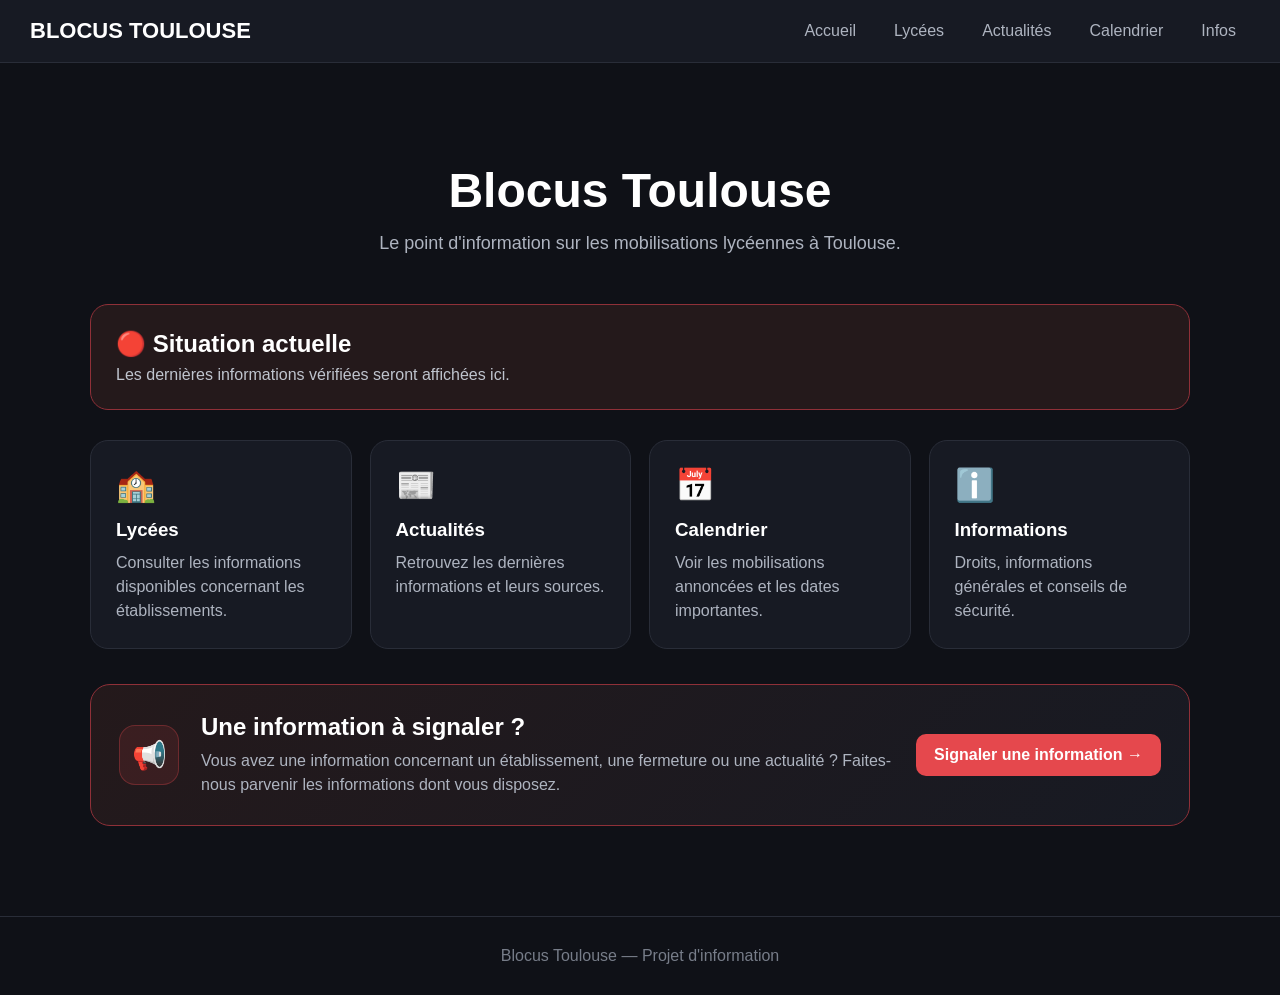
<file: Blocus-Toulouse/index.html>
<!DOCTYPE html>
<html lang="fr">

<head>
    <meta charset="UTF-8">
    <meta name="viewport" content="width=device-width, initial-scale=1.0">

    <title>Blocus Toulouse</title>

    <link rel="stylesheet" href="css/style.css">
</head>

<body>

    <nav class="navbar">

        <a href="index.html" class="logo">
            BLOCUS TOULOUSE
        </a>

        <ul class="nav-links">
            <li><a href="index.html">Accueil</a></li>
            <li><a href="lycees.html">Lycées</a></li>
            <li><a href="actualites.html">Actualités</a></li>
            <li><a href="calendrier.html">Calendrier</a></li>
            <li><a href="informations.html">Infos</a></li>
        </ul>

    </nav>


    <main class="container">

        <section class="hero">

            <h1>Blocus Toulouse</h1>

            <p>
                Le point d'information sur les mobilisations lycéennes à Toulouse.
            </p>

        </section>


        <section class="alert">

            <h2>🔴 Situation actuelle</h2>

            <p>
                Les dernières informations vérifiées seront affichées ici.
            </p>

        </section>


        <section class="cards">

            <a href="lycees.html" class="card">

                <div class="icon">🏫</div>

                <h3>Lycées</h3>

                <p>
                    Consulter les informations disponibles
                    concernant les établissements.
                </p>

            </a>


            <a href="actualites.html" class="card">

                <div class="icon">📰</div>

                <h3>Actualités</h3>

                <p>
                    Retrouvez les dernières informations
                    et leurs sources.
                </p>

            </a>


            <a href="calendrier.html" class="card">

                <div class="icon">📅</div>

                <h3>Calendrier</h3>

                <p>
                    Voir les mobilisations annoncées
                    et les dates importantes.
                </p>

            </a>


            <a href="informations.html" class="card">

                <div class="icon">ℹ️</div>

                <h3>Informations</h3>

                <p>
                    Droits, informations générales
                    et conseils de sécurité.
                </p>

            </a>

</a>
        </section>

        <section class="report-section">

    <div class="report-content">

        <div class="report-icon">
            📢
        </div>

        <div>
            <h2>Une information à signaler ?</h2>

            <p>
                Vous avez une information concernant un établissement,
                une fermeture ou une actualité ?
                Faites-nous parvenir les informations dont vous disposez.
            </p>
        </div>

        <a href="signaler.html" class="report-button">
            Signaler une information →
        </a>

    </div>

</section>
    </main>


    <footer>

        Blocus Toulouse — Projet d'information

    </footer>

</body>

</html>
</file>
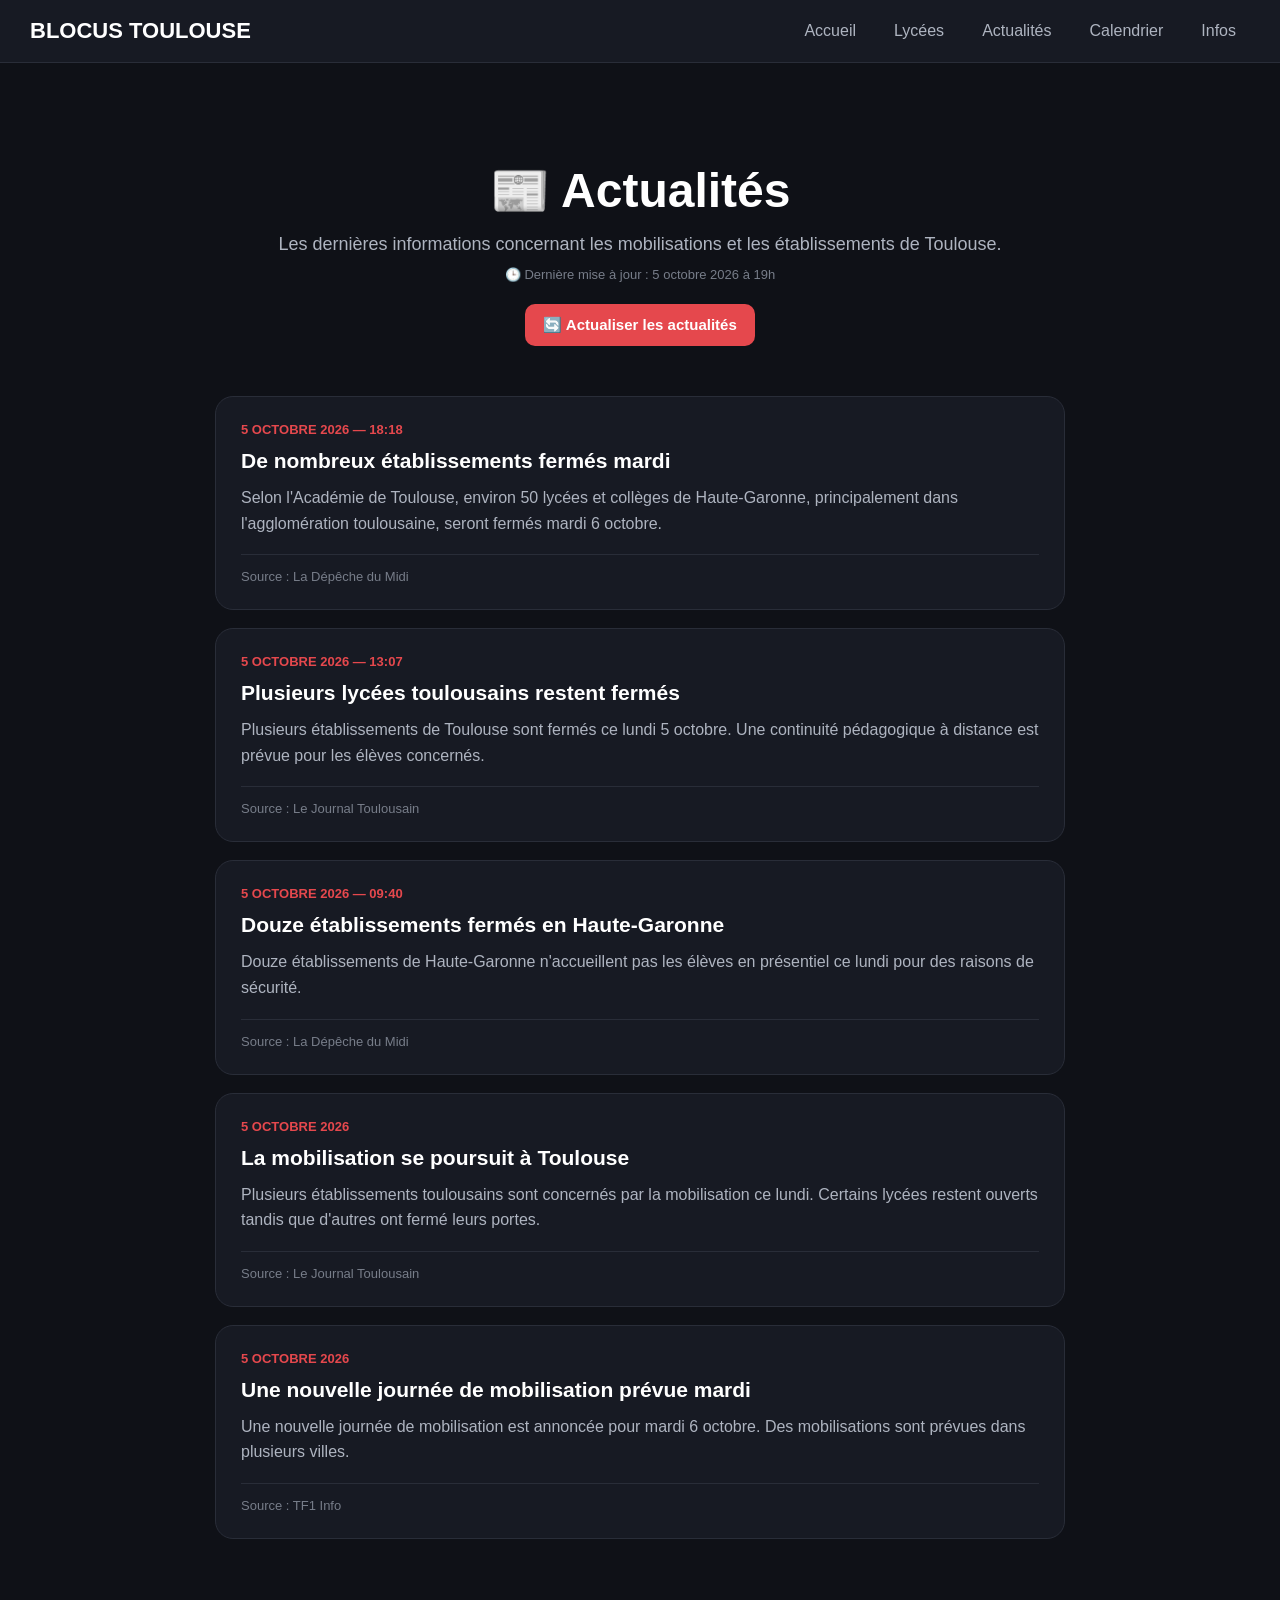
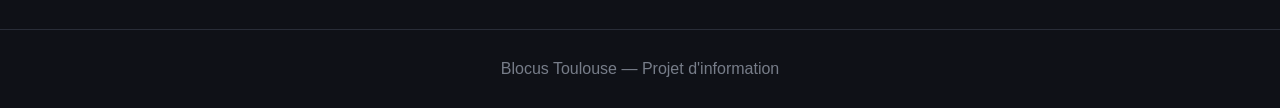
<file: Blocus-Toulouse/actualites.html>
<!DOCTYPE html>
<html lang="fr">

<head>
    <meta charset="UTF-8">
    <meta name="viewport" content="width=device-width, initial-scale=1.0">

    <title>Actualités — Blocus Toulouse</title>

    <link rel="stylesheet" href="css/style.css">
</head>

<body>

    <nav class="navbar">

        <a href="index.html" class="logo">
            BLOCUS TOULOUSE
        </a>

        <ul class="nav-links">
            <li><a href="index.html">Accueil</a></li>
            <li><a href="lycees.html">Lycées</a></li>
            <li><a href="actualites.html">Actualités</a></li>
            <li><a href="calendrier.html">Calendrier</a></li>
            <li><a href="informations.html">Infos</a></li>
        </ul>

    </nav>


    <main class="container">

        <section class="hero">

            <h1>📰 Actualités</h1>

            <p>
                Les dernières informations concernant les mobilisations
                et les établissements de Toulouse.
            </p>

            <div class="last-update">
                🕒 Dernière mise à jour : 5 octobre 2026 à 19h
            </div>

            <button class="refresh-button" onclick="location.reload()">
                🔄 Actualiser les actualités
            </button>

        </section>


        <section class="news">


            <article class="news-card">

                <div class="news-date">
                    5 OCTOBRE 2026 — 18:18
                </div>

                <h2>
                    De nombreux établissements fermés mardi
                </h2>

                <p>
                    Selon l'Académie de Toulouse, environ 50 lycées
                    et collèges de Haute-Garonne, principalement dans
                    l'agglomération toulousaine, seront fermés mardi
                    6 octobre.
                </p>

                <div class="news-source">
                    Source : La Dépêche du Midi
                </div>

            </article>


            <article class="news-card">

                <div class="news-date">
                    5 OCTOBRE 2026 — 13:07
                </div>

                <h2>
                    Plusieurs lycées toulousains restent fermés
                </h2>

                <p>
                    Plusieurs établissements de Toulouse sont fermés
                    ce lundi 5 octobre. Une continuité pédagogique
                    à distance est prévue pour les élèves concernés.
                </p>

                <div class="news-source">
                    Source : Le Journal Toulousain
                </div>

            </article>


            <article class="news-card">

                <div class="news-date">
                    5 OCTOBRE 2026 — 09:40
                </div>

                <h2>
                    Douze établissements fermés en Haute-Garonne
                </h2>

                <p>
                    Douze établissements de Haute-Garonne n'accueillent
                    pas les élèves en présentiel ce lundi pour des raisons
                    de sécurité.
                </p>

                <div class="news-source">
                    Source : La Dépêche du Midi
                </div>

            </article>


            <article class="news-card">

                <div class="news-date">
                    5 OCTOBRE 2026
                </div>

                <h2>
                    La mobilisation se poursuit à Toulouse
                </h2>

                <p>
                    Plusieurs établissements toulousains sont concernés
                    par la mobilisation ce lundi. Certains lycées restent
                    ouverts tandis que d'autres ont fermé leurs portes.
                </p>

                <div class="news-source">
                    Source : Le Journal Toulousain
                </div>

            </article>


            <article class="news-card">

                <div class="news-date">
                    5 OCTOBRE 2026
                </div>

                <h2>
                    Une nouvelle journée de mobilisation prévue mardi
                </h2>

                <p>
                    Une nouvelle journée de mobilisation est annoncée
                    pour mardi 6 octobre. Des mobilisations sont prévues
                    dans plusieurs villes.
                </p>

                <div class="news-source">
                    Source : TF1 Info
                </div>

            </article>


        </section>

    </main>


    <footer>

        Blocus Toulouse — Projet d'information

    </footer>


</body>

</html>
</file>
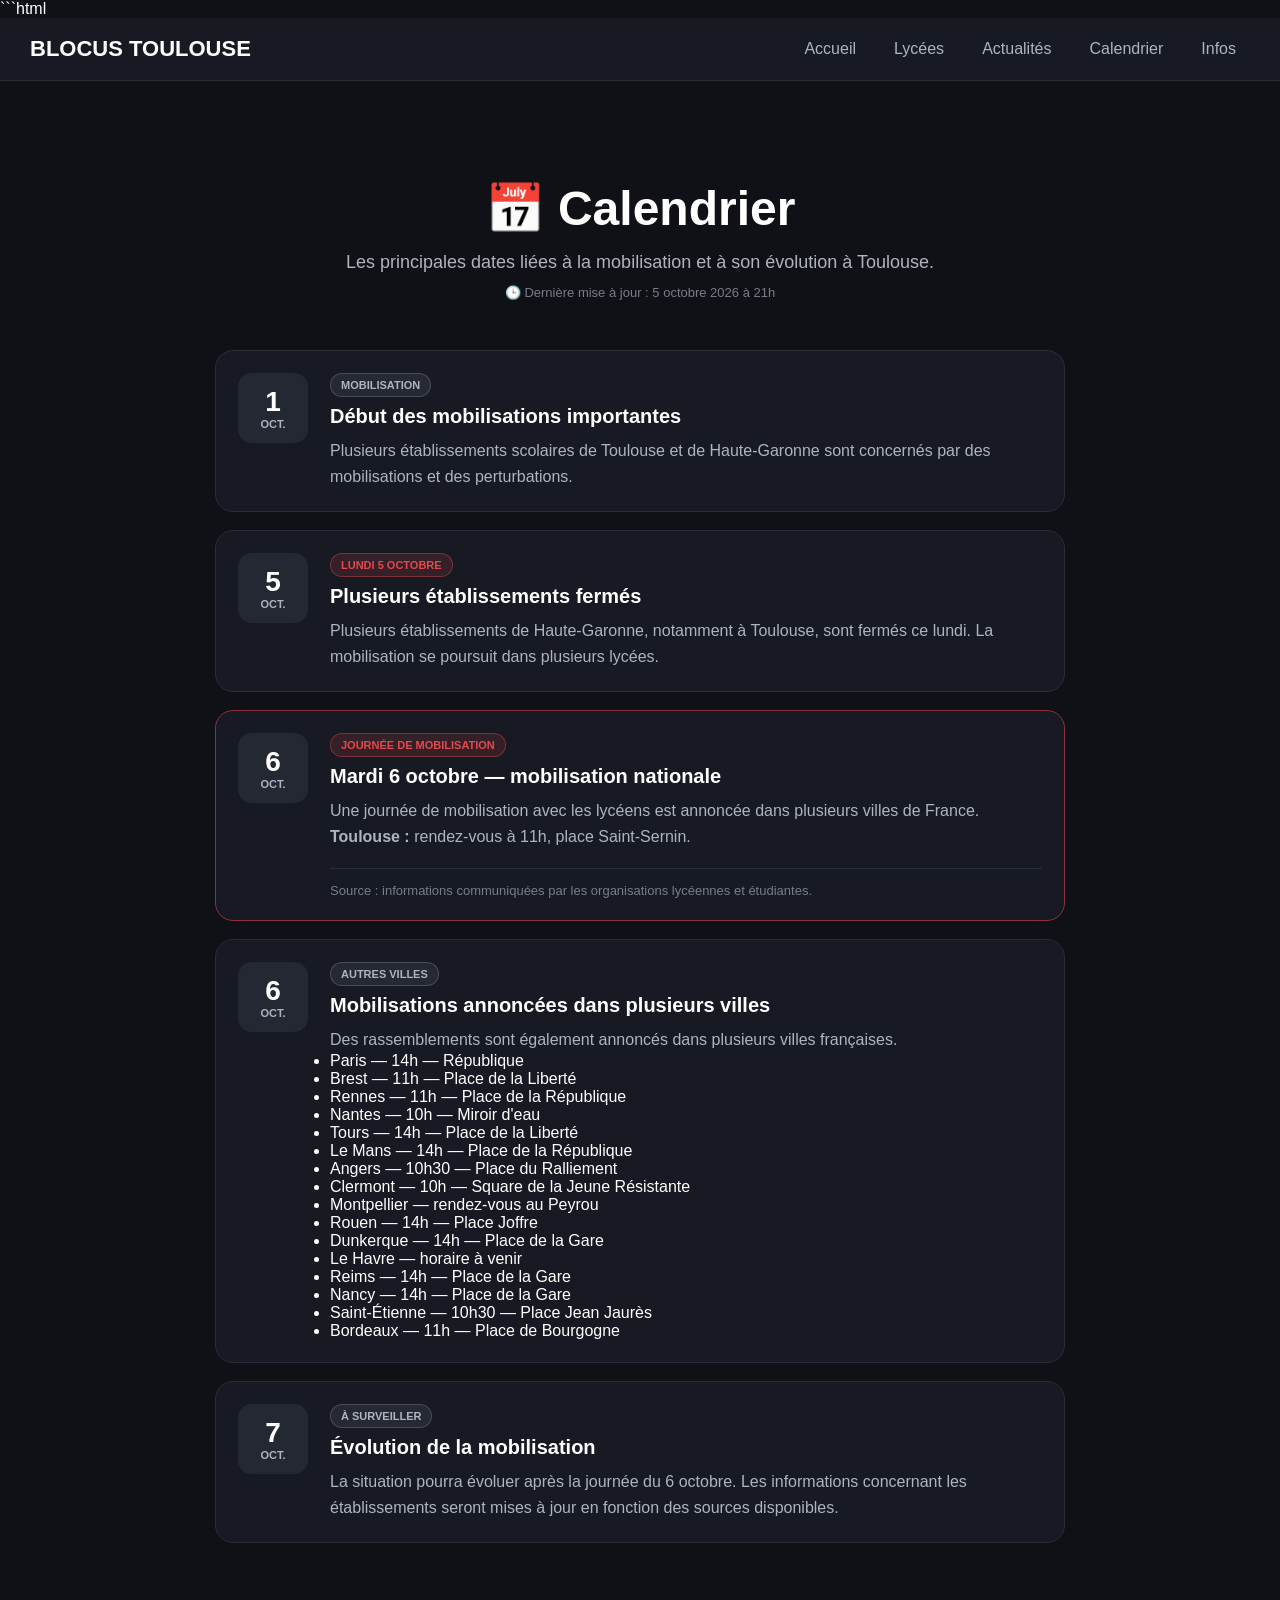
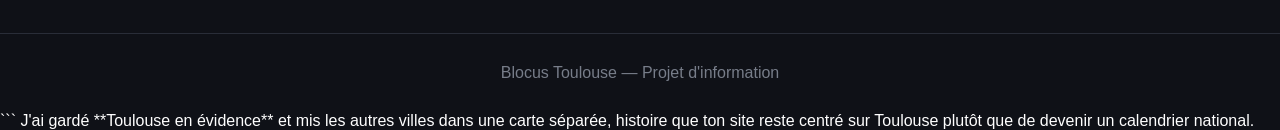
<file: Blocus-Toulouse/calendrier.html>
```html
<!DOCTYPE html>
<html lang="fr">

<head>
    <meta charset="UTF-8">
    <meta name="viewport" content="width=device-width, initial-scale=1.0">

    <title>Calendrier — Blocus Toulouse</title>

    <link rel="stylesheet" href="css/style.css">
</head>

<body>

    <nav class="navbar">

        <a href="index.html" class="logo">
            BLOCUS TOULOUSE
        </a>

        <ul class="nav-links">
            <li><a href="index.html">Accueil</a></li>
            <li><a href="lycees.html">Lycées</a></li>
            <li><a href="actualites.html">Actualités</a></li>
            <li><a href="calendrier.html">Calendrier</a></li>
            <li><a href="informations.html">Infos</a></li>
        </ul>

    </nav>


    <main class="container">

        <section class="hero">

            <h1>📅 Calendrier</h1>

            <p>
                Les principales dates liées à la mobilisation
                et à son évolution à Toulouse.
            </p>

            <div class="last-update">
                🕒 Dernière mise à jour : 5 octobre 2026 à 21h
            </div>

        </section>


        <section class="calendar">


            <!-- 1er OCTOBRE -->

            <article class="calendar-card">

                <div class="calendar-date">
                    <span class="day">1</span>
                    <span class="month">OCT.</span>
                </div>

                <div class="calendar-content">

                    <span class="calendar-tag info">
                        MOBILISATION
                    </span>

                    <h2>
                        Début des mobilisations importantes
                    </h2>

                    <p>
                        Plusieurs établissements scolaires de Toulouse
                        et de Haute-Garonne sont concernés par des
                        mobilisations et des perturbations.
                    </p>

                </div>

            </article>


            <!-- 5 OCTOBRE -->

            <article class="calendar-card">

                <div class="calendar-date">
                    <span class="day">5</span>
                    <span class="month">OCT.</span>
                </div>

                <div class="calendar-content">

                    <span class="calendar-tag alert-tag">
                        LUNDI 5 OCTOBRE
                    </span>

                    <h2>
                        Plusieurs établissements fermés
                    </h2>

                    <p>
                        Plusieurs établissements de Haute-Garonne,
                        notamment à Toulouse, sont fermés ce lundi.
                        La mobilisation se poursuit dans plusieurs
                        lycées.
                    </p>

                </div>

            </article>


            <!-- 6 OCTOBRE -->

            <article class="calendar-card important">

                <div class="calendar-date">
                    <span class="day">6</span>
                    <span class="month">OCT.</span>
                </div>

                <div class="calendar-content">

                    <span class="calendar-tag important-tag">
                        JOURNÉE DE MOBILISATION
                    </span>

                    <h2>
                        Mardi 6 octobre — mobilisation nationale
                    </h2>

                    <p>
                        Une journée de mobilisation avec les lycéens
                        est annoncée dans plusieurs villes de France.
                    </p>

                    <p>
                        <strong>Toulouse :</strong>
                        rendez-vous à 11h,
                        place Saint-Sernin.
                    </p>

                    <div class="news-source">
                        Source : informations communiquées par les
                        organisations lycéennes et étudiantes.
                    </div>

                </div>

            </article>


            <!-- VILLES DU 6 OCTOBRE -->

            <article class="calendar-card">

                <div class="calendar-date">
                    <span class="day">6</span>
                    <span class="month">OCT.</span>
                </div>

                <div class="calendar-content">

                    <span class="calendar-tag info">
                        AUTRES VILLES
                    </span>

                    <h2>
                        Mobilisations annoncées dans plusieurs villes
                    </h2>

                    <p>
                        Des rassemblements sont également annoncés
                        dans plusieurs villes françaises.
                    </p>

                    <ul>
                        <li>Paris — 14h — République</li>
                        <li>Brest — 11h — Place de la Liberté</li>
                        <li>Rennes — 11h — Place de la République</li>
                        <li>Nantes — 10h — Miroir d'eau</li>
                        <li>Tours — 14h — Place de la Liberté</li>
                        <li>Le Mans — 14h — Place de la République</li>
                        <li>Angers — 10h30 — Place du Ralliement</li>
                        <li>Clermont — 10h — Square de la Jeune Résistante</li>
                        <li>Montpellier — rendez-vous au Peyrou</li>
                        <li>Rouen — 14h — Place Joffre</li>
                        <li>Dunkerque — 14h — Place de la Gare</li>
                        <li>Le Havre — horaire à venir</li>
                        <li>Reims — 14h — Place de la Gare</li>
                        <li>Nancy — 14h — Place de la Gare</li>
                        <li>Saint-Étienne — 10h30 — Place Jean Jaurès</li>
                        <li>Bordeaux — 11h — Place de Bourgogne</li>
                    </ul>

                </div>

            </article>


            <!-- SUIVI -->

            <article class="calendar-card">

                <div class="calendar-date">
                    <span class="day">7</span>
                    <span class="month">OCT.</span>
                </div>

                <div class="calendar-content">

                    <span class="calendar-tag info">
                        À SURVEILLER
                    </span>

                    <h2>
                        Évolution de la mobilisation
                    </h2>

                    <p>
                        La situation pourra évoluer après la journée
                        du 6 octobre. Les informations concernant les
                        établissements seront mises à jour en fonction
                        des sources disponibles.
                    </p>

                </div>

            </article>


        </section>

    </main>


    <footer>

        Blocus Toulouse — Projet d'information

    </footer>


</body>

</html>
```

J'ai gardé **Toulouse en évidence** et mis les autres villes dans une carte séparée, histoire que ton site reste centré sur Toulouse plutôt que de devenir un calendrier national.
</file>
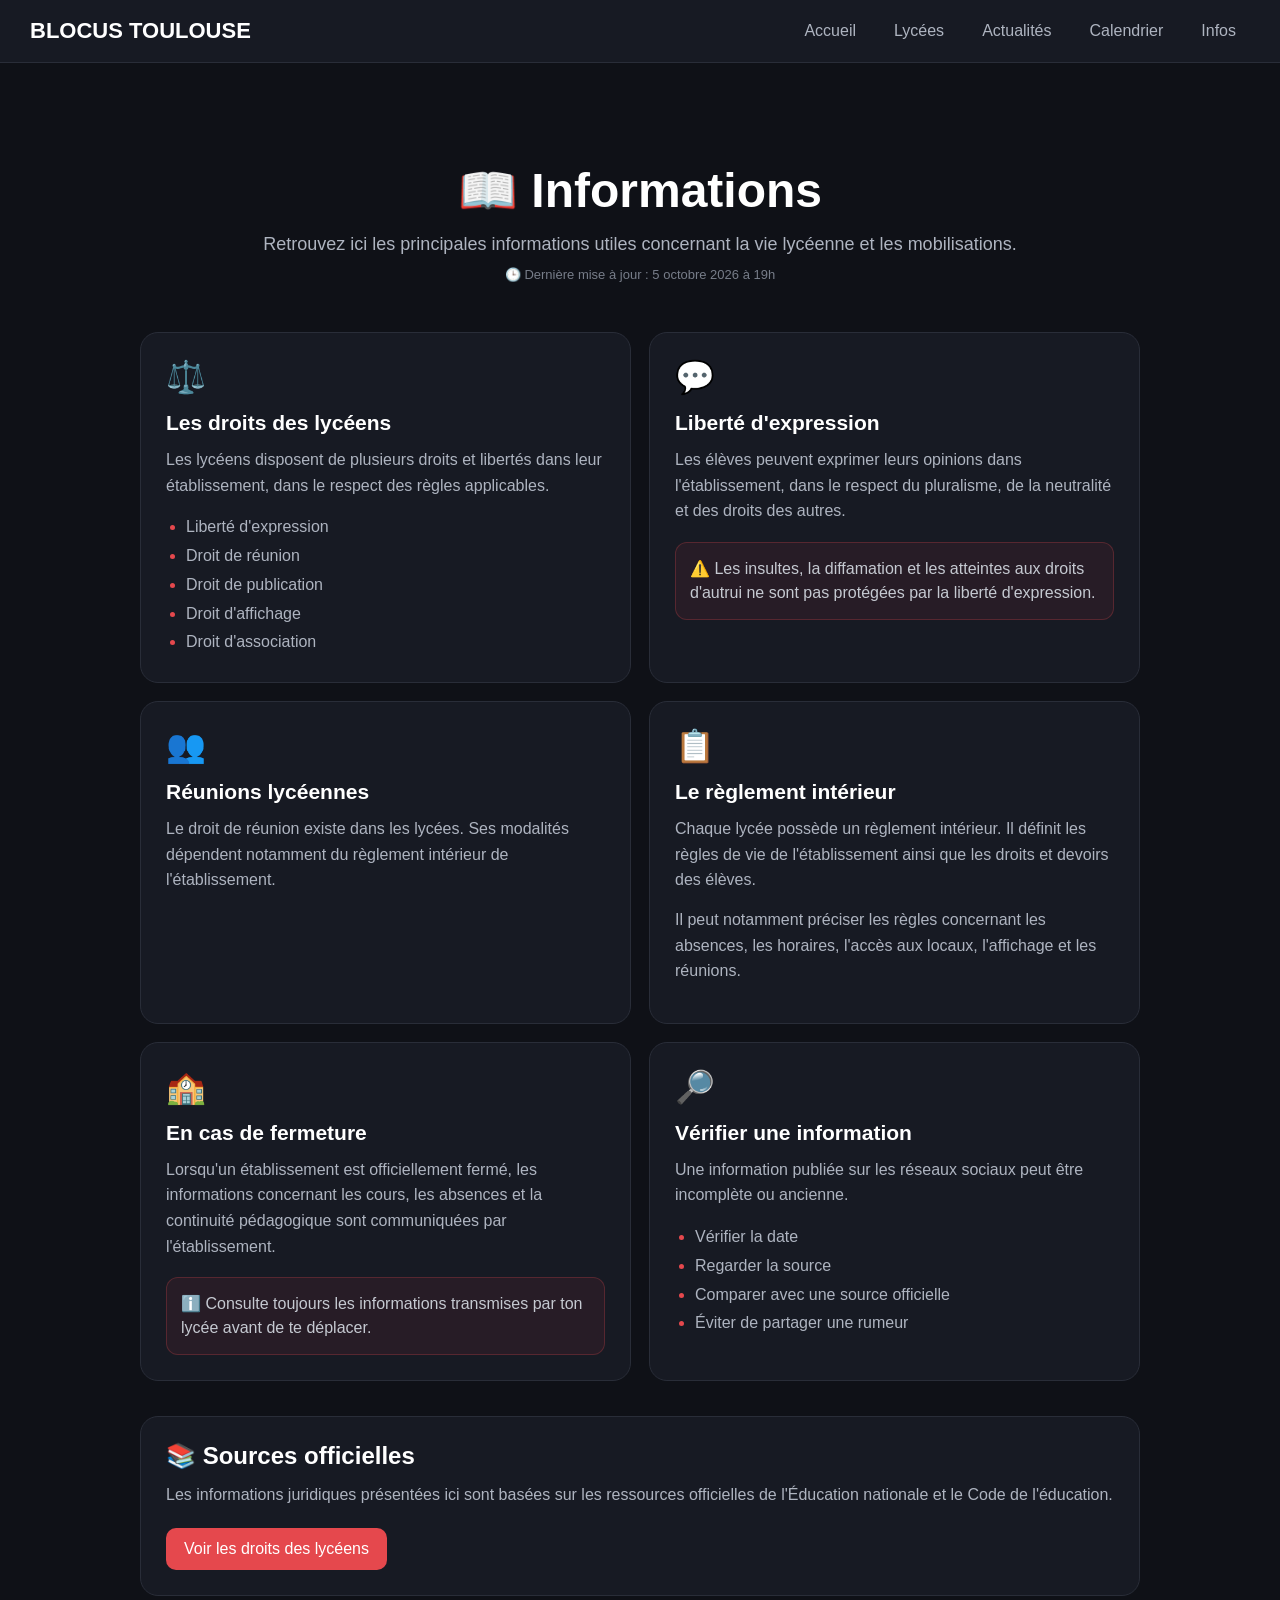
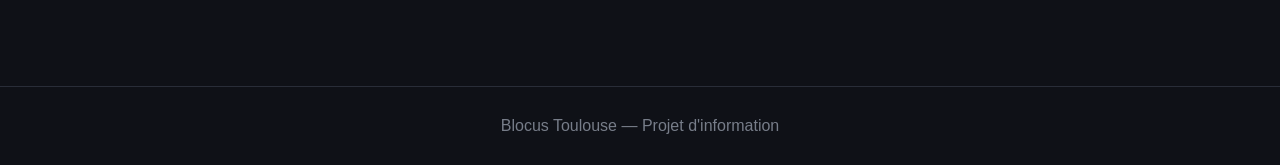
<file: Blocus-Toulouse/informations.html>
<!DOCTYPE html>
<html lang="fr">

<head>
    <meta charset="UTF-8">
    <meta name="viewport" content="width=device-width, initial-scale=1.0">

    <title>Infos — Blocus Toulouse</title>

    <link rel="stylesheet" href="css/style.css">
</head>

<body>

    <!-- NAVIGATION -->

    <nav class="navbar">

        <a href="index.html" class="logo">
            BLOCUS TOULOUSE
        </a>

        <ul class="nav-links">
            <li><a href="index.html">Accueil</a></li>
            <li><a href="lycees.html">Lycées</a></li>
            <li><a href="actualites.html">Actualités</a></li>
            <li><a href="calendrier.html">Calendrier</a></li>
            <li><a href="informations.html">Infos</a></li>
        </ul>

    </nav>


    <!-- CONTENU -->

    <main class="container">

        <section class="hero">

            <h1>📖 Informations</h1>

            <p>
                Retrouvez ici les principales informations utiles
                concernant la vie lycéenne et les mobilisations.
            </p>

            <div class="last-update">
                🕒 Dernière mise à jour : 5 octobre 2026 à 19h
            </div>

        </section>


        <section class="info-grid">


            <!-- DROITS -->

            <article class="info-card">

                <div class="info-icon">
                    ⚖️
                </div>

                <h2>
                    Les droits des lycéens
                </h2>

                <p>
                    Les lycéens disposent de plusieurs droits et libertés
                    dans leur établissement, dans le respect des règles
                    applicables.
                </p>

                <ul>
                    <li>Liberté d'expression</li>
                    <li>Droit de réunion</li>
                    <li>Droit de publication</li>
                    <li>Droit d'affichage</li>
                    <li>Droit d'association</li>
                </ul>

            </article>


            <!-- EXPRESSION -->

            <article class="info-card">

                <div class="info-icon">
                    💬
                </div>

                <h2>
                    Liberté d'expression
                </h2>

                <p>
                    Les élèves peuvent exprimer leurs opinions dans
                    l'établissement, dans le respect du pluralisme,
                    de la neutralité et des droits des autres.
                </p>

                <div class="info-warning">
                    ⚠️ Les insultes, la diffamation et les atteintes
                    aux droits d'autrui ne sont pas protégées par
                    la liberté d'expression.
                </div>

            </article>


            <!-- RÉUNIONS -->

            <article class="info-card">

                <div class="info-icon">
                    👥
                </div>

                <h2>
                    Réunions lycéennes
                </h2>

                <p>
                    Le droit de réunion existe dans les lycées.
                    Ses modalités dépendent notamment du règlement
                    intérieur de l'établissement.
                </p>



            </article>


            <!-- RÈGLEMENT -->

            <article class="info-card">

                <div class="info-icon">
                    📋
                </div>

                <h2>
                    Le règlement intérieur
                </h2>

                <p>
                    Chaque lycée possède un règlement intérieur.
                    Il définit les règles de vie de l'établissement
                    ainsi que les droits et devoirs des élèves.
                </p>

                <p>
                    Il peut notamment préciser les règles concernant
                    les absences, les horaires, l'accès aux locaux,
                    l'affichage et les réunions.
                </p>

            </article>


            <!-- ABSENCES -->

            <article class="info-card">

                <div class="info-icon">
                    🏫
                </div>

                <h2>
                    En cas de fermeture
                </h2>

                <p>
                    Lorsqu'un établissement est officiellement fermé,
                    les informations concernant les cours, les absences
                    et la continuité pédagogique sont communiquées
                    par l'établissement.
                </p>

                <div class="info-warning">
                    ℹ️ Consulte toujours les informations transmises
                    par ton lycée avant de te déplacer.
                </div>

            </article>


            <!-- VÉRIFIER -->

            <article class="info-card">

                <div class="info-icon">
                    🔎
                </div>

                <h2>
                    Vérifier une information
                </h2>

                <p>
                    Une information publiée sur les réseaux sociaux
                    peut être incomplète ou ancienne.
                </p>

                <ul>
                    <li>Vérifier la date</li>
                    <li>Regarder la source</li>
                    <li>Comparer avec une source officielle</li>
                    <li>Éviter de partager une rumeur</li>
                </ul>

            </article>


        </section>


        <!-- SOURCES -->

        <section class="official-info">

            <h2>
                📚 Sources officielles
            </h2>

            <p>
                Les informations juridiques présentées ici sont basées
                sur les ressources officielles de l'Éducation nationale
                et le Code de l'éducation.
            </p>

            <a
                href="https://www.education.gouv.fr/les-droits-et-les-devoirs-des-lyceens-7994"
                target="_blank"
                class="button"
            >
                Voir les droits des lycéens
            </a>

        </section>

    </main>


    <!-- FOOTER -->

    <footer>

        Blocus Toulouse — Projet d'information

    </footer>


</body>

</html>
</file>
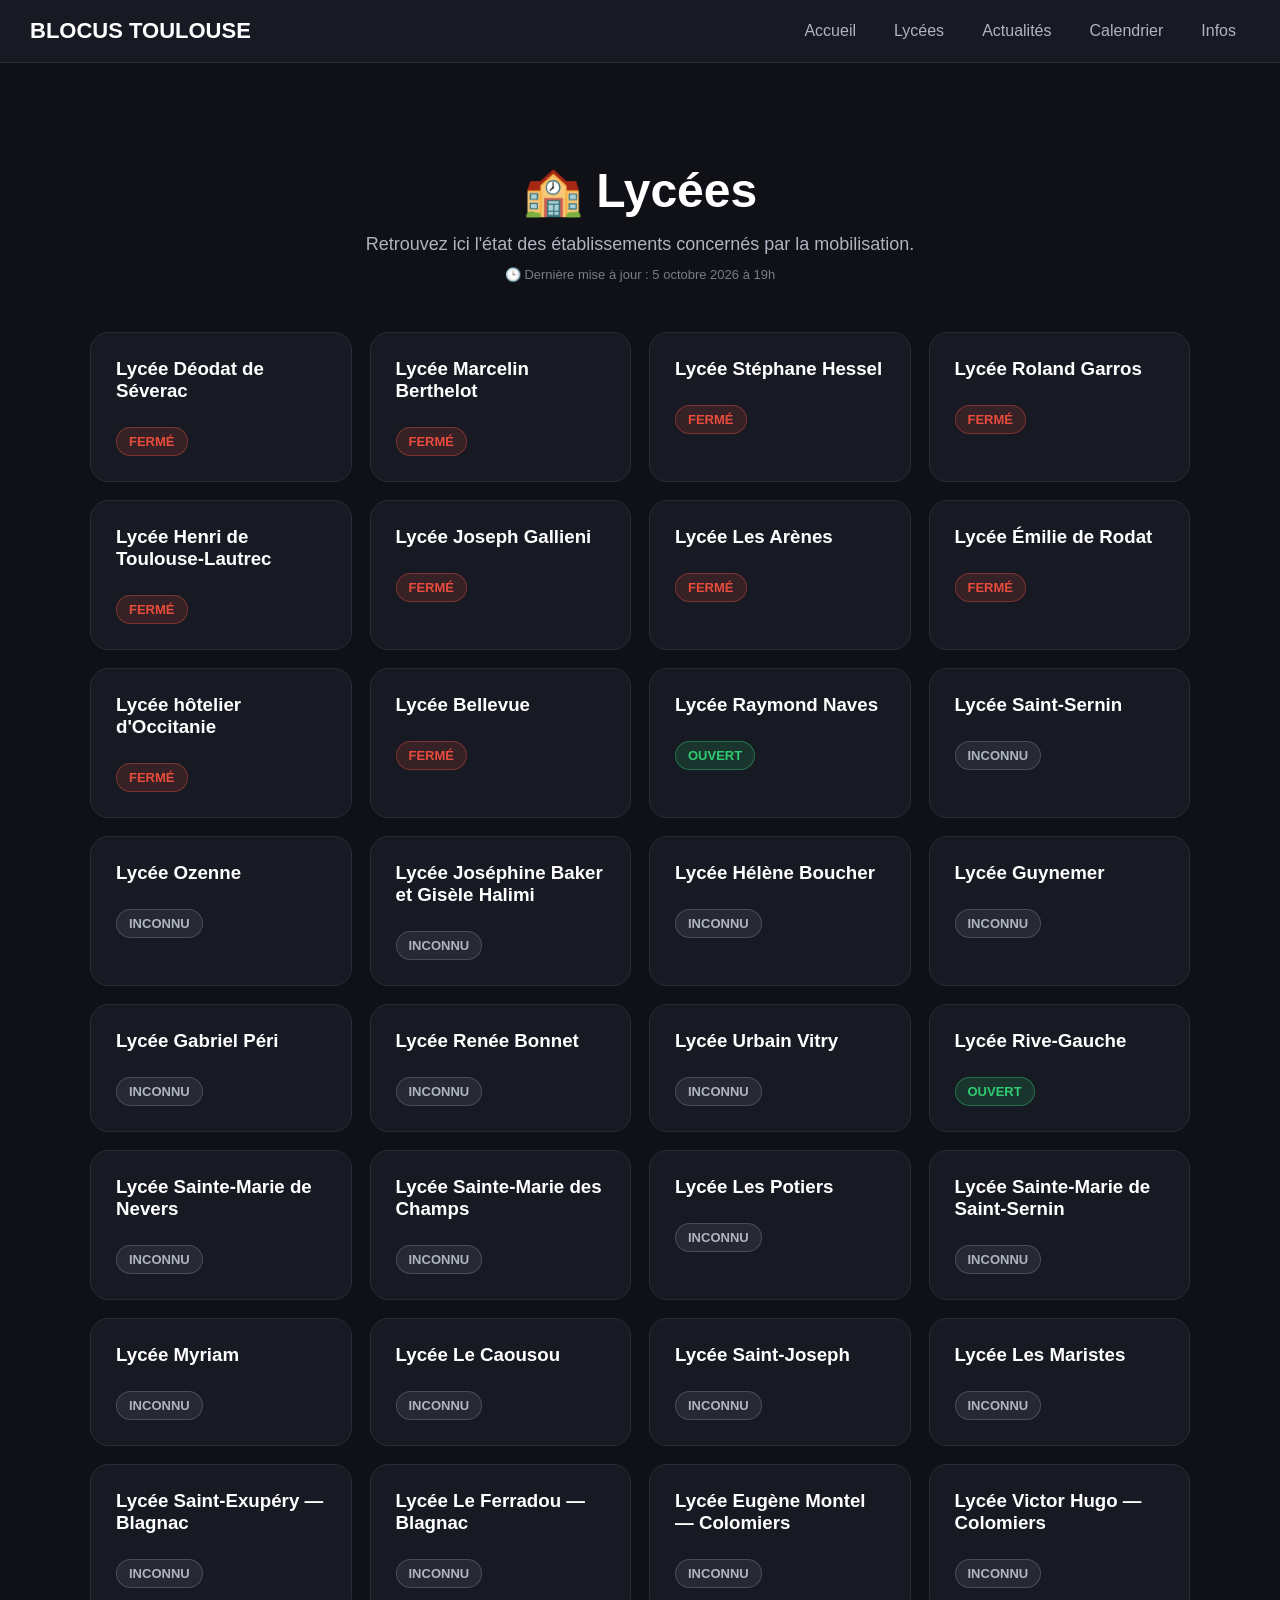
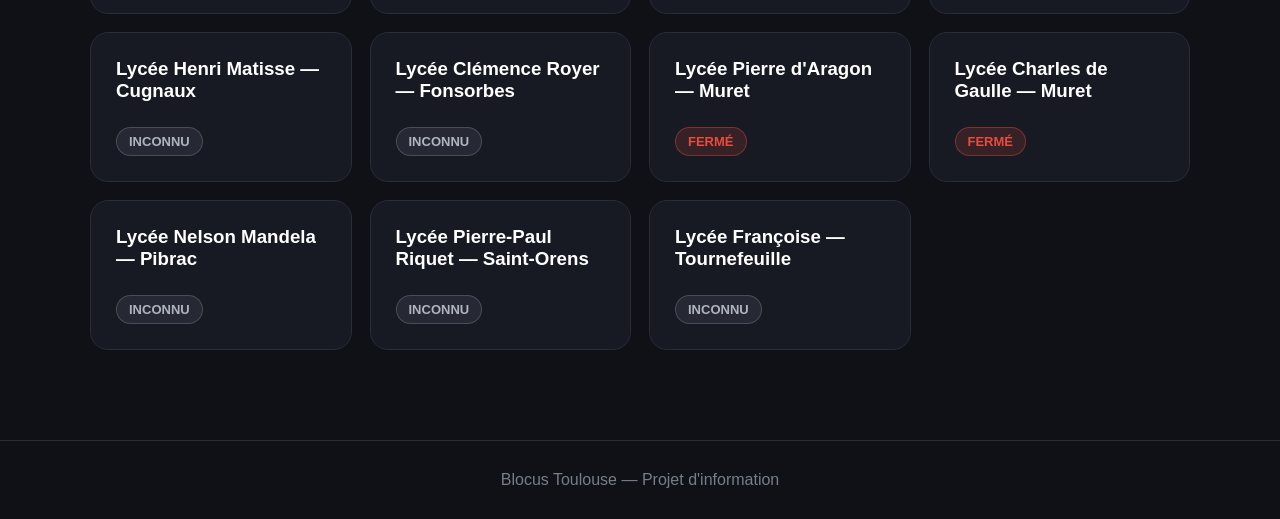
<file: Blocus-Toulouse/lycees.html>
<!DOCTYPE html>
<html lang="fr">

<head>
    <meta charset="UTF-8">
    <meta name="viewport" content="width=device-width, initial-scale=1.0">

    <title>Lycées — Blocus Toulouse</title>

    <link rel="stylesheet" href="css/style.css">
</head>

<body>

    <!-- NAVIGATION -->

    <nav class="navbar">

        <a href="index.html" class="logo">
            BLOCUS TOULOUSE
        </a>

        <ul class="nav-links">
            <li><a href="index.html">Accueil</a></li>
            <li><a href="lycees.html">Lycées</a></li>
            <li><a href="actualites.html">Actualités</a></li>
            <li><a href="calendrier.html">Calendrier</a></li>
            <li><a href="informations.html">Infos</a></li>
        </ul>

    </nav>


    <!-- CONTENU -->

    <main class="container">

        <section class="hero">

            <h1>🏫 Lycées</h1>

            <p>
                Retrouvez ici l'état des établissements concernés
                par la mobilisation.
            </p>

            <div class="last-update">
                🕒 Dernière mise à jour : 5 octobre 2026 à 19h
            </div>

        </section>


        <!-- LYCÉES -->

        <section class="cards">


            <!-- TOULOUSE -->

            <div class="card">
                <h3>Lycée Déodat de Séverac</h3>
                <span class="status closed">FERMÉ</span>
            </div>

            <div class="card">
                <h3>Lycée Marcelin Berthelot</h3>
                <span class="status closed">FERMÉ</span>
            </div>

            <div class="card">
                <h3>Lycée Stéphane Hessel</h3>
                <span class="status closed">FERMÉ</span>
            </div>

            <div class="card">
                <h3>Lycée Roland Garros</h3>
                <span class="status closed">FERMÉ</span>
            </div>

            <div class="card">
                <h3>Lycée Henri de Toulouse-Lautrec</h3>
                <span class="status closed">FERMÉ</span>
            </div>

            <div class="card">
                <h3>Lycée Joseph Gallieni</h3>
                <span class="status closed">FERMÉ</span>
            </div>

            <div class="card">
                <h3>Lycée Les Arènes</h3>
                <span class="status closed">FERMÉ</span>
            </div>

            <div class="card">
                <h3>Lycée Émilie de Rodat</h3>
                <span class="status closed">FERMÉ</span>
            </div>

            <div class="card">
                <h3>Lycée hôtelier d'Occitanie</h3>
                <span class="status closed">FERMÉ</span>
            </div>

            <div class="card">
                <h3>Lycée Bellevue</h3>
                <span class="status closed">FERMÉ</span>
            </div>


            <!-- AUTRES LYCÉES DE TOULOUSE -->

            <div class="card">
                <h3>Lycée Raymond Naves</h3>
                <span class="status open">OUVERT</span>
            </div>

            <div class="card">
                <h3>Lycée Saint-Sernin</h3>
                <span class="status unknown">INCONNU</span>
            </div>

            <div class="card">
                <h3>Lycée Ozenne</h3>
                <span class="status unknown">INCONNU</span>
            </div>

            <div class="card">
                <h3>Lycée Joséphine Baker et Gisèle Halimi</h3>
                <span class="status unknown">INCONNU</span>
            </div>

            <div class="card">
                <h3>Lycée Hélène Boucher</h3>
                <span class="status unknown">INCONNU</span>
            </div>

            <div class="card">
                <h3>Lycée Guynemer</h3>
                <span class="status unknown">INCONNU</span>
            </div>

            <div class="card">
                <h3>Lycée Gabriel Péri</h3>
                <span class="status unknown">INCONNU</span>
            </div>

            <div class="card">
                <h3>Lycée Renée Bonnet</h3>
                <span class="status unknown">INCONNU</span>
            </div>

            <div class="card">
                <h3>Lycée Urbain Vitry</h3>
                <span class="status unknown">INCONNU</span>
            </div>

            <div class="card">
                <h3>Lycée Rive-Gauche</h3>
                <span class="status open">OUVERT</span>
            </div>


            <!-- LYCÉES PRIVÉS -->

            <div class="card">
                <h3>Lycée Sainte-Marie de Nevers</h3>
                <span class="status unknown">INCONNU</span>
            </div>

            <div class="card">
                <h3>Lycée Sainte-Marie des Champs</h3>
                <span class="status unknown">INCONNU</span>
            </div>

            <div class="card">
                <h3>Lycée Les Potiers</h3>
                <span class="status unknown">INCONNU</span>
            </div>

            <div class="card">
                <h3>Lycée Sainte-Marie de Saint-Sernin</h3>
                <span class="status unknown">INCONNU</span>
            </div>

            <div class="card">
                <h3>Lycée Myriam</h3>
                <span class="status unknown">INCONNU</span>
            </div>

            <div class="card">
                <h3>Lycée Le Caousou</h3>
                <span class="status unknown">INCONNU</span>
            </div>

            <div class="card">
                <h3>Lycée Saint-Joseph</h3>
                <span class="status unknown">INCONNU</span>
            </div>

            <div class="card">
                <h3>Lycée Les Maristes</h3>
                <span class="status unknown">INCONNU</span>
            </div>


            <!-- AGGLOMÉRATION TOULOUSAINE -->

            <div class="card">
                <h3>Lycée Saint-Exupéry — Blagnac</h3>
                <span class="status unknown">INCONNU</span>
            </div>

            <div class="card">
                <h3>Lycée Le Ferradou — Blagnac</h3>
                <span class="status unknown">INCONNU</span>
            </div>

            <div class="card">
                <h3>Lycée Eugène Montel — Colomiers</h3>
                <span class="status unknown">INCONNU</span>
            </div>

            <div class="card">
                <h3>Lycée Victor Hugo — Colomiers</h3>
                <span class="status unknown">INCONNU</span>
            </div>

            <div class="card">
                <h3>Lycée Henri Matisse — Cugnaux</h3>
                <span class="status unknown">INCONNU</span>
            </div>

            <div class="card">
                <h3>Lycée Clémence Royer — Fonsorbes</h3>
                <span class="status unknown">INCONNU</span>
            </div>

            <div class="card">
                <h3>Lycée Pierre d'Aragon — Muret</h3>
                <span class="status closed">FERMÉ</span>
            </div>

            <div class="card">
                <h3>Lycée Charles de Gaulle — Muret</h3>
                <span class="status closed">FERMÉ</span>
            </div>

            <div class="card">
                <h3>Lycée Nelson Mandela — Pibrac</h3>
                <span class="status unknown">INCONNU</span>
            </div>

            <div class="card">
                <h3>Lycée Pierre-Paul Riquet — Saint-Orens</h3>
                <span class="status unknown">INCONNU</span>
            </div>

            <div class="card">
                <h3>Lycée Françoise — Tournefeuille</h3>
                <span class="status unknown">INCONNU</span>
            </div>


        </section>

    </main>


    <!-- FOOTER -->

    <footer>

        Blocus Toulouse — Projet d'information

    </footer>


</body>

</html>
</file>
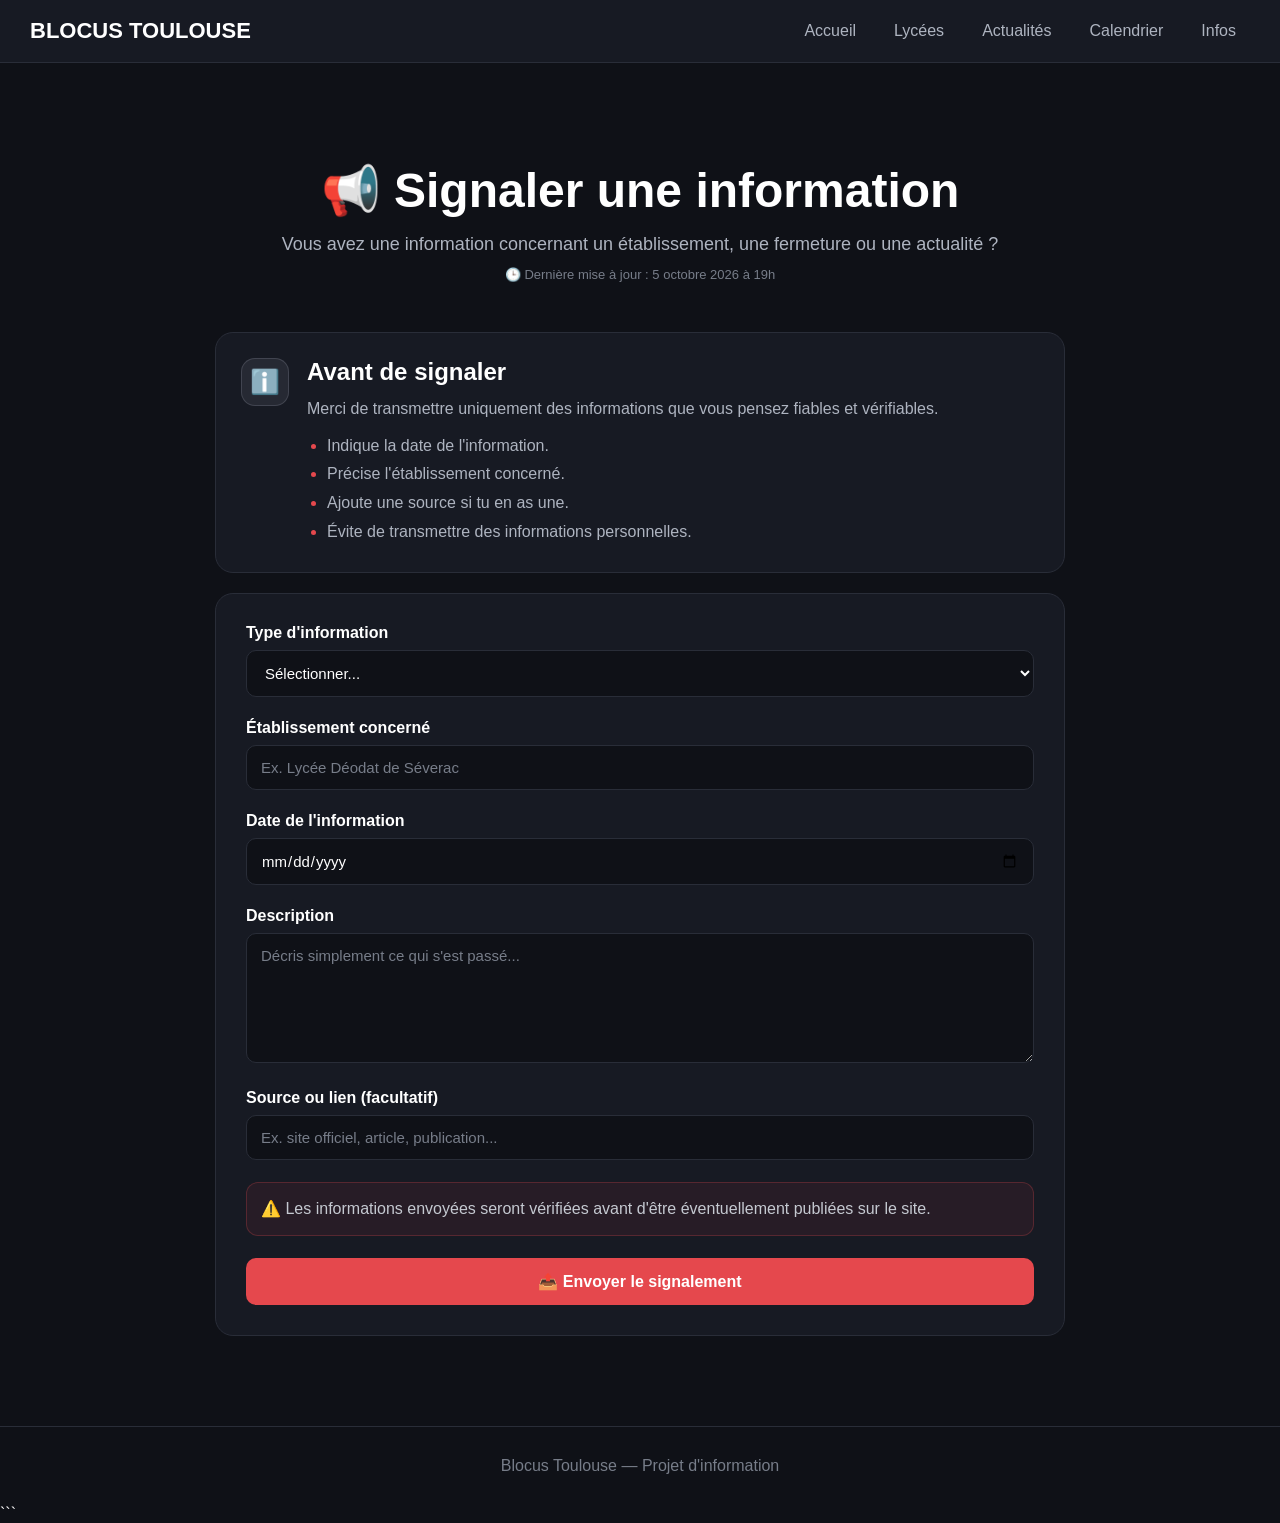
<file: Blocus-Toulouse/signaler.html>
<!DOCTYPE html>
<html lang="fr">

<head>
    <meta charset="UTF-8">
    <meta name="viewport" content="width=device-width, initial-scale=1.0">

    <title>Signaler une information — Blocus Toulouse</title>

    <link rel="stylesheet" href="css/style.css">
</head>

<body>

    <nav class="navbar">

        <a href="index.html" class="logo">
            BLOCUS TOULOUSE
        </a>

        <ul class="nav-links">
            <li><a href="index.html">Accueil</a></li>
            <li><a href="lycees.html">Lycées</a></li>
            <li><a href="actualites.html">Actualités</a></li>
            <li><a href="calendrier.html">Calendrier</a></li>
            <li><a href="informations.html">Infos</a></li>
        </ul>

    </nav>


    <main class="container">

        <section class="hero">

            <h1>📢 Signaler une information</h1>

            <p>
                Vous avez une information concernant un établissement,
                une fermeture ou une actualité ?
            </p>

            <div class="last-update">
                🕒 Dernière mise à jour : 5 octobre 2026 à 19h
            </div>

        </section>


        <section class="report-page">


            <div class="report-info">

                <div class="report-info-icon">
                    ℹ️
                </div>

                <div>

                    <h2>Avant de signaler</h2>

                    <p>
                        Merci de transmettre uniquement des informations
                        que vous pensez fiables et vérifiables.
                    </p>

                    <ul>
                        <li>Indique la date de l'information.</li>
                        <li>Précise l'établissement concerné.</li>
                        <li>Ajoute une source si tu en as une.</li>
                        <li>Évite de transmettre des informations personnelles.</li>
                    </ul>

                </div>

            </div>


            <form class="report-form" id="reportForm">

                <div class="form-group">

                    <label for="type">
                        Type d'information
                    </label>

                    <select id="type" name="type" required>

                        <option value="">
                            Sélectionner...
                        </option>

                        <option value="Fermeture d'un établissement">
                            Fermeture d'un établissement
                        </option>

                        <option value="Mobilisation">
                            Mobilisation
                        </option>

                        <option value="Actualité">
                            Actualité
                        </option>

                        <option value="Événement / date">
                            Événement / date
                        </option>

                        <option value="Autre information">
                            Autre information
                        </option>

                    </select>

                </div>


                <div class="form-group">

                    <label for="etablissement">
                        Établissement concerné
                    </label>

                    <input
                        type="text"
                        id="etablissement"
                        name="etablissement"
                        placeholder="Ex. Lycée Déodat de Séverac"
                        required
                    >

                </div>


                <div class="form-group">

                    <label for="date">
                        Date de l'information
                    </label>

                    <input
                        type="date"
                        id="date"
                        name="date"
                        required
                    >

                </div>


                <div class="form-group">

                    <label for="description">
                        Description
                    </label>

                    <textarea
                        id="description"
                        name="description"
                        rows="6"
                        placeholder="Décris simplement ce qui s'est passé..."
                        required
                    ></textarea>

                </div>


                <div class="form-group">

                    <label for="source">
                        Source ou lien (facultatif)
                    </label>

                    <input
                        type="text"
                        id="source"
                        name="source"
                        placeholder="Ex. site officiel, article, publication..."
                    >

                </div>


                <div class="form-warning">

                    ⚠️ Les informations envoyées seront vérifiées avant
                    d'être éventuellement publiées sur le site.

                </div>


                <button type="submit" class="report-submit" id="submitButton">
                    📤 Envoyer le signalement
                </button>


                <div id="formMessage" class="form-message"></div>

            </form>

        </section>

    </main>


    <footer>

        Blocus Toulouse — Projet d'information

    </footer>


    <script>

        const scriptURL = "https://script.google.com/macros/s/AKfycbwvjouhak8StmrVW4t8p9oxHljIE0uA9fJ7SdLR2S1NgpbeTrBtiQ_Qs3LOoOjqrSiX/exec";

        const form = document.getElementById("reportForm");
        const button = document.getElementById("submitButton");
        const message = document.getElementById("formMessage");


        form.addEventListener("submit", async function(event) {

            event.preventDefault();

            button.disabled = true;
            button.textContent = "⏳ Envoi en cours...";
            message.textContent = "";
            message.className = "form-message";


            const data = {

                type: document.getElementById("type").value,

                etablissement:
                    document.getElementById("etablissement").value,

                date:
                    document.getElementById("date").value,

                description:
                    document.getElementById("description").value,

                source:
                    document.getElementById("source").value

            };


            try {

                await fetch(scriptURL, {

                    method: "POST",

                    mode: "no-cors",

                    headers: {
                        "Content-Type": "text/plain;charset=utf-8"
                    },

                    body: JSON.stringify(data)

                });


                form.reset();

                message.textContent =
                    "✅ Signalement envoyé ! Merci pour ton aide.";

                message.classList.add("success");

            } catch (error) {

                console.error(error);

                message.textContent =
                    "❌ Une erreur est survenue. Réessaie dans quelques instants.";

                message.classList.add("error");

            }


            button.disabled = false;

            button.textContent =
                "📤 Envoyer le signalement";

        });

    </script>


</body>

</html>
```
</file>
<file: Blocus-Toulouse/css/style.css>
* {
    margin: 0;
    padding: 0;
    box-sizing: border-box;
}

body {
    font-family: Arial, sans-serif;
    background: #0f1117;
    color: white;
    min-height: 100vh;
}

/* NAVIGATION */

.navbar {
    background: #171a23;
    border-bottom: 1px solid #292d38;
    padding: 18px 30px;

    display: flex;
    justify-content: space-between;
    align-items: center;
}

.logo {
    font-size: 22px;
    font-weight: bold;
    color: white;
    text-decoration: none;
}

.nav-links {
    display: flex;
    gap: 10px;
    list-style: none;
}

.nav-links a {
    color: #aeb4c0;
    text-decoration: none;
    padding: 10px 14px;
    border-radius: 10px;
    transition: 0.2s;
}

.nav-links a:hover {
    background: #242833;
    color: white;
}

/* CONTENU */

.container {
    width: 90%;
    max-width: 1100px;
    margin: auto;
    padding: 50px 0;
}

.hero {
    text-align: center;
    padding: 50px 20px;
}

.hero h1 {
    font-size: 48px;
    margin-bottom: 15px;
}

.hero p {
    color: #aeb4c0;
    font-size: 18px;
}

/* ALERTE */

.alert {
    background: #24191b;
    border: 1px solid #8f3038;
    border-radius: 18px;
    padding: 25px;
    margin-bottom: 30px;
}

.alert h2 {
    margin-bottom: 8px;
}

.alert p {
    color: #bfc4ce;
}

/* CARTES */

.cards {
    display: grid;
    grid-template-columns: repeat(auto-fit, minmax(230px, 1fr));
    gap: 18px;
}

.card {
    background: #171a23;
    border: 1px solid #292d38;
    border-radius: 18px;
    padding: 25px;

    text-decoration: none;
    color: white;

    transition: 0.2s;
}

.card:hover {
    transform: translateY(-4px);
    border-color: #555c6d;
    background: #1b1f29;
}

.card .icon {
    font-size: 32px;
    margin-bottom: 15px;
}

.card h3 {
    margin-bottom: 10px;
}

.card p {
    color: #aeb4c0;
    line-height: 1.5;
}

/* BOUTON */

.button {
    display: inline-block;
    margin-top: 20px;
    padding: 12px 18px;

    background: #e5484d;
    color: white;

    text-decoration: none;
    border-radius: 10px;

    transition: 0.2s;
}

.button:hover {
    background: #f05a5f;
}

/* FOOTER */

footer {
    text-align: center;
    padding: 30px;
    color: #777d89;
    border-top: 1px solid #292d38;
    margin-top: 40px;
}

/* TELEPHONE */

@media (max-width: 700px) {

    .navbar {
        flex-direction: column;
        gap: 15px;
    }

    .nav-links {
        flex-wrap: wrap;
        justify-content: center;
    }

    .hero h1 {
        font-size: 36px;
    }

}
.status {
    display: inline-block;
    margin-top: 15px;
    padding: 6px 12px;
    border-radius: 999px;
    font-size: 13px;
    font-weight: bold;
}

.status.open {
    background: rgba(46, 204, 113, 0.15);
    color: #2ecc71;
    border: 1px solid rgba(46, 204, 113, 0.4);
}

.status.closed {
    background: rgba(231, 76, 60, 0.15);
    color: #e74c3c;
    border: 1px solid rgba(231, 76, 60, 0.4);
}

.status.unknown {
    background: rgba(174, 180, 192, 0.1);
    color: #aeb4c0;
    border: 1px solid rgba(174, 180, 192, 0.25);
}
/* ACTUALITÉS */

.news {
    display: flex;
    flex-direction: column;
    gap: 18px;
    max-width: 850px;
    margin: auto;
}

.news-card {
    background: #171a23;
    border: 1px solid #292d38;
    border-radius: 18px;
    padding: 25px;
    transition: 0.2s;
}

.news-card:hover {
    transform: translateY(-3px);
    border-color: #555c6d;
}

.news-date {
    color: #e5484d;
    font-size: 13px;
    font-weight: bold;
    margin-bottom: 12px;
}

.news-card h2 {
    font-size: 21px;
    margin-bottom: 12px;
}

.news-card p {
    color: #aeb4c0;
    line-height: 1.6;
}

.news-source {
    margin-top: 18px;
    padding-top: 14px;
    border-top: 1px solid #292d38;

    color: #777d89;
    font-size: 13px;
}
/* BOUTON ACTUALISER */

.refresh-button {
    margin-top: 22px;
    padding: 12px 18px;

    background: #e5484d;
    color: white;

    border: none;
    border-radius: 10px;

    font-size: 15px;
    font-weight: bold;

    cursor: pointer;

    transition: 0.2s;
}

.refresh-button:hover {
    background: #f05a5f;
    transform: translateY(-2px);
}

.refresh-button:active {
    transform: translateY(0);
}
/* DERNIÈRE MISE À JOUR */

.last-update {
    margin-top: 12px;
    color: #777d89;
    font-size: 13px;
}
/* CALENDRIER */

.calendar {
    display: flex;
    flex-direction: column;
    gap: 18px;
    max-width: 850px;
    margin: auto;
}

.calendar-card {
    display: flex;
    gap: 22px;

    background: #171a23;
    border: 1px solid #292d38;
    border-radius: 18px;

    padding: 22px;

    transition: 0.2s;
}

.calendar-card:hover {
    transform: translateY(-3px);
    border-color: #555c6d;
}

.calendar-card.important {
    border-color: #8f3038;
}

.calendar-date {
    min-width: 70px;
    height: 70px;

    background: #242833;
    border-radius: 14px;

    display: flex;
    flex-direction: column;
    justify-content: center;
    align-items: center;
}

.calendar-date .day {
    font-size: 28px;
    font-weight: bold;
}

.calendar-date .month {
    font-size: 11px;
    color: #aeb4c0;
    font-weight: bold;
}

.calendar-content {
    flex: 1;
}

.calendar-content h2 {
    font-size: 20px;
    margin: 8px 0 10px;
}

.calendar-content p {
    color: #aeb4c0;
    line-height: 1.6;
}

.calendar-tag {
    display: inline-block;

    padding: 5px 10px;

    border-radius: 999px;

    font-size: 11px;
    font-weight: bold;
}

.calendar-tag.info {
    background: rgba(174, 180, 192, 0.1);
    color: #aeb4c0;
    border: 1px solid rgba(174, 180, 192, 0.25);
}

.calendar-tag.alert-tag {
    background: rgba(229, 72, 77, 0.15);
    color: #e5484d;
    border: 1px solid rgba(229, 72, 77, 0.4);
}

.calendar-tag.important-tag {
    background: rgba(229, 72, 77, 0.15);
    color: #e5484d;
    border: 1px solid rgba(229, 72, 77, 0.4);
}


/* CALENDRIER SUR TÉLÉPHONE */

@media (max-width: 600px) {

    .calendar-card {
        gap: 15px;
        padding: 18px;
    }

    .calendar-date {
        min-width: 58px;
        height: 58px;
    }

    .calendar-date .day {
        font-size: 23px;
    }

    .calendar-content h2 {
        font-size: 17px;
    }

}
/* INFORMATIONS */

.info-grid {
    display: grid;
    grid-template-columns: repeat(2, 1fr);
    gap: 18px;
    max-width: 1000px;
    margin: auto;
}

.info-card {
    background: #171a23;
    border: 1px solid #292d38;
    border-radius: 18px;
    padding: 25px;
    transition: 0.2s;
}

.info-card:hover {
    transform: translateY(-3px);
    border-color: #555c6d;
}

.info-icon {
    font-size: 32px;
    margin-bottom: 15px;
}

.info-card h2 {
    font-size: 21px;
    margin-bottom: 12px;
}

.info-card p {
    color: #aeb4c0;
    line-height: 1.6;
    margin-bottom: 14px;
}

.info-card ul {
    margin-top: 15px;
    padding-left: 20px;
    color: #aeb4c0;
    line-height: 1.8;
}

.info-card li::marker {
    color: #e5484d;
}

.info-warning {
    margin-top: 18px;
    padding: 14px;

    background: rgba(229, 72, 77, 0.08);
    border: 1px solid rgba(229, 72, 77, 0.25);
    border-radius: 12px;

    color: #c5c9d1;
    line-height: 1.5;
}


/* SOURCES OFFICIELLES */

.official-info {
    max-width: 1000px;
    margin: 35px auto 0;

    background: #171a23;
    border: 1px solid #292d38;
    border-radius: 18px;

    padding: 25px;
}

.official-info h2 {
    margin-bottom: 12px;
}

.official-info p {
    color: #aeb4c0;
    line-height: 1.6;
}


/* TÉLÉPHONE */

@media (max-width: 700px) {

    .info-grid {
        grid-template-columns: 1fr;
    }

}
.report-section {
    margin-top: 35px;
    background: linear-gradient(135deg, #24191b, #171a23);
    border: 1px solid #8f3038;
    border-radius: 20px;
    padding: 28px;
}

.report-content {
    display: flex;
    align-items: center;
    gap: 22px;
}

.report-icon {
    min-width: 60px;
    height: 60px;
    background: rgba(229, 72, 77, 0.12);
    border: 1px solid rgba(229, 72, 77, 0.3);
    border-radius: 16px;
    display: flex;
    align-items: center;
    justify-content: center;
    font-size: 28px;
}

.report-content h2 {
    margin-bottom: 8px;
}

.report-content p {
    color: #aeb4c0;
    line-height: 1.5;
}

.report-button {
    margin-left: auto;
    white-space: nowrap;
    padding: 12px 18px;
    background: #e5484d;
    color: white;
    text-decoration: none;
    border-radius: 10px;
    font-weight: bold;
    transition: 0.2s;
}

.report-button:hover {
    background: #f05a5f;
    transform: translateY(-2px);
}

@media (max-width: 700px) {

    .report-content {
        flex-direction: column;
        align-items: stretch;
        text-align: center;
    }

    .report-icon {
        margin: auto;
    }

    .report-button {
        margin-left: 0;
        text-align: center;
    }

}
.report-page {
    max-width: 850px;
    margin: auto;
}

.report-info {
    display: flex;
    gap: 18px;
    background: #171a23;
    border: 1px solid #292d38;
    border-radius: 18px;
    padding: 25px;
    margin-bottom: 20px;
}

.report-info-icon {
    min-width: 48px;
    height: 48px;
    background: rgba(174, 180, 192, 0.1);
    border: 1px solid rgba(174, 180, 192, 0.2);
    border-radius: 14px;
    display: flex;
    align-items: center;
    justify-content: center;
    font-size: 24px;
}

.report-info h2 {
    margin-bottom: 10px;
}

.report-info p {
    color: #aeb4c0;
    line-height: 1.6;
    margin-bottom: 10px;
}

.report-info ul {
    padding-left: 20px;
    color: #aeb4c0;
    line-height: 1.8;
}

.report-info li::marker {
    color: #e5484d;
}

.report-form {
    background: #171a23;
    border: 1px solid #292d38;
    border-radius: 18px;
    padding: 30px;
}

.form-group {
    margin-bottom: 22px;
}

.form-group label {
    display: block;
    margin-bottom: 8px;
    font-weight: bold;
}

.form-group input,
.form-group select,
.form-group textarea {
    width: 100%;
    padding: 13px 14px;
    background: #0f1117;
    border: 1px solid #292d38;
    border-radius: 10px;
    color: white;
    font-family: Arial, sans-serif;
    font-size: 15px;
    outline: none;
    transition: 0.2s;
}

.form-group textarea {
    resize: vertical;
}

.form-group input:focus,
.form-group select:focus,
.form-group textarea:focus {
    border-color: #e5484d;
}

.form-group input::placeholder,
.form-group textarea::placeholder {
    color: #777d89;
}

.form-warning {
    background: rgba(229, 72, 77, 0.08);
    border: 1px solid rgba(229, 72, 77, 0.25);
    border-radius: 12px;
    padding: 14px;
    color: #c5c9d1;
    line-height: 1.5;
    margin-bottom: 22px;
}

.report-submit {
    width: 100%;
    padding: 14px;
    background: #e5484d;
    color: white;
    border: none;
    border-radius: 10px;
    font-size: 16px;
    font-weight: bold;
    cursor: pointer;
    transition: 0.2s;
}

.report-submit:hover {
    background: #f05a5f;
    transform: translateY(-2px);
}

.report-submit:active {
    transform: translateY(0);
}

@media (max-width: 600px) {

    .report-info {
        flex-direction: column;
    }

    .report-info-icon {
        width: 48px;
    }

    .report-form {
        padding: 22px;
    }

}
.form-message {
    margin-top: 18px;
    padding: 14px;
    border-radius: 12px;
    text-align: center;
    font-weight: bold;
    display: none;
}

.form-message.success {
    display: block;
    background: rgba(46, 204, 113, 0.1);
    border: 1px solid rgba(46, 204, 113, 0.35);
    color: #2ecc71;
}

.form-message.error {
    display: block;
    background: rgba(229, 72, 77, 0.1);
    border: 1px solid rgba(229, 72, 77, 0.35);
    color: #e5484d;
}

.report-submit:disabled {
    opacity: 0.6;
    cursor: wait;
}
</file>
